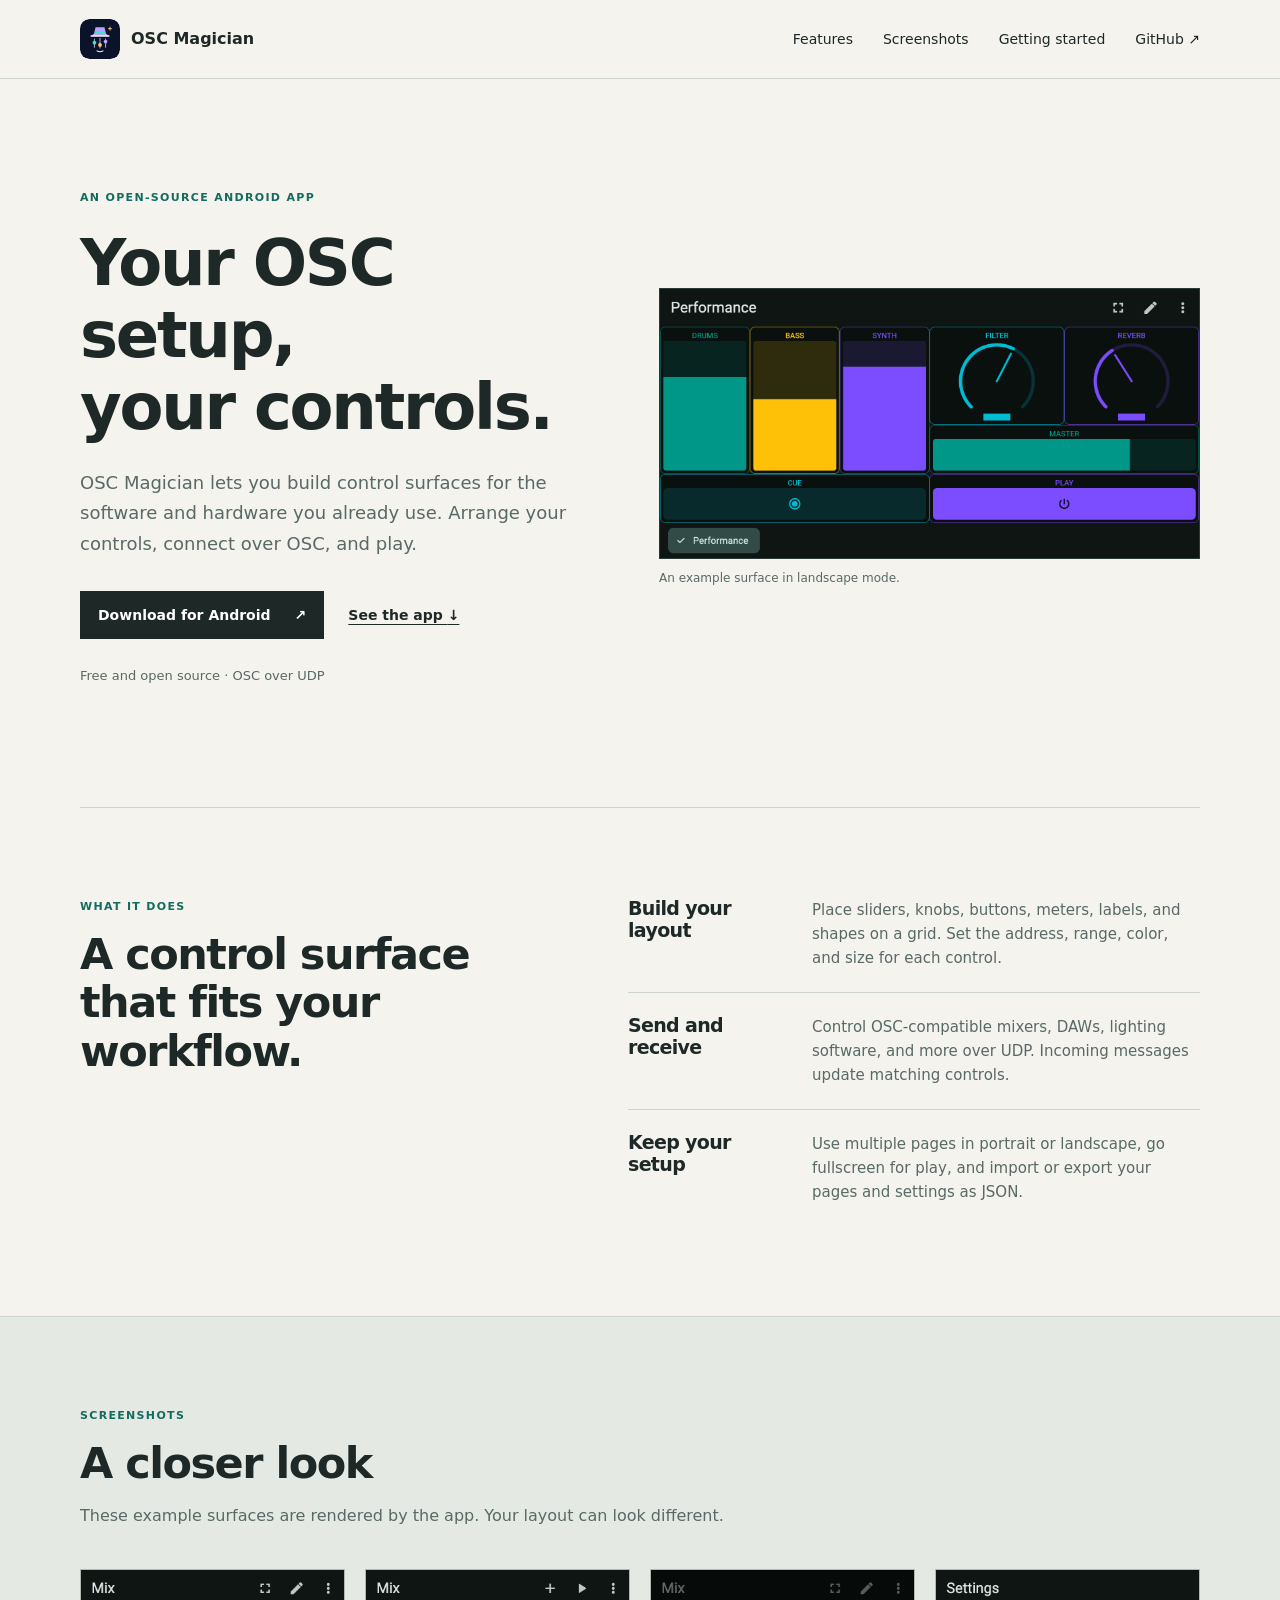
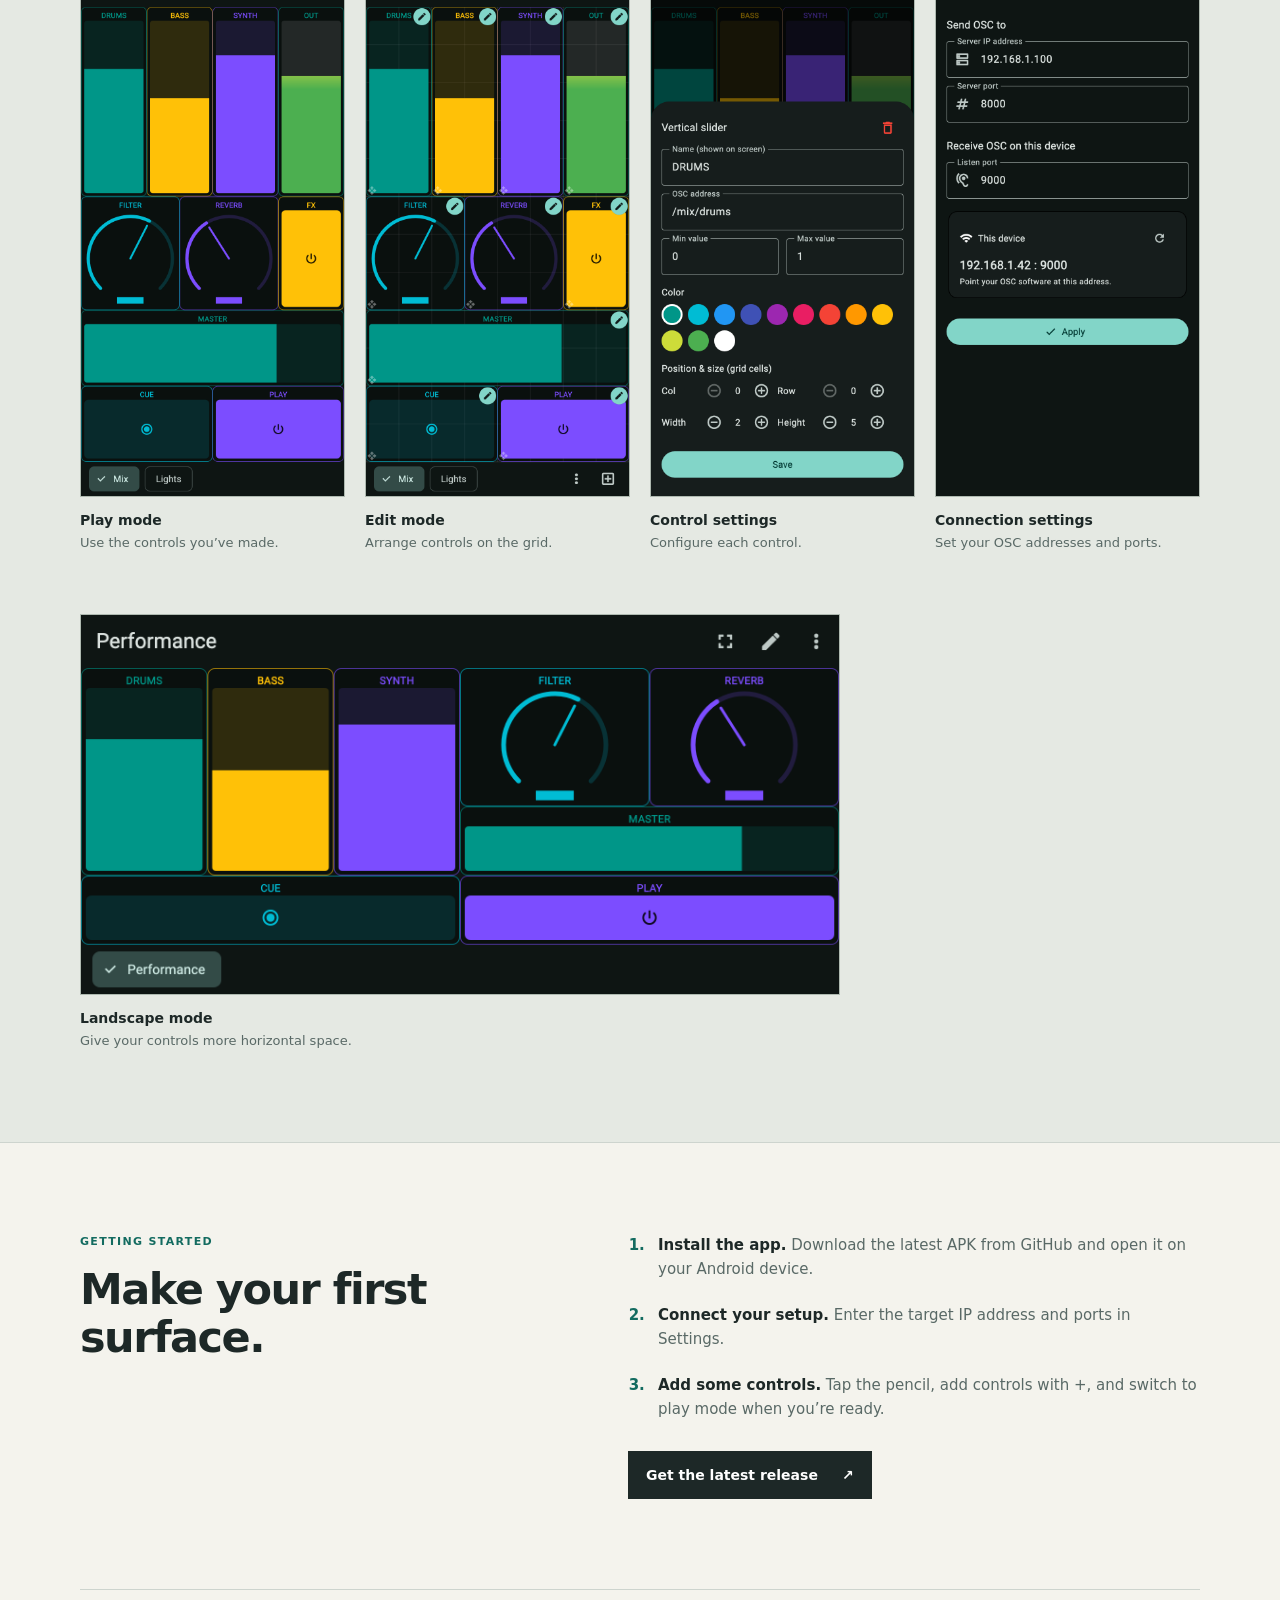
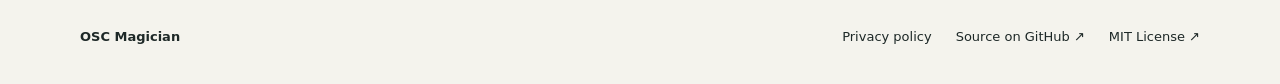
<file: website/index.html>
<!doctype html>
<html lang="en">
<head>
  <meta charset="utf-8">
  <meta name="viewport" content="width=device-width, initial-scale=1">
  <meta name="description" content="Build custom OSC control surfaces on Android with OSC Magician.">
  <meta name="theme-color" content="#f4f3ed">
  <title>OSC Magician — Custom OSC surfaces for Android</title>
  <link rel="icon" href="assets/logo.svg" type="image/svg+xml">
  <link rel="stylesheet" href="style.css">
  <script src="script.js" defer></script>
</head>
<body>
  <header class="site-header">
    <div class="wrap nav">
      <a class="brand" href="#top" aria-label="OSC Magician home">
        <img src="assets/logo.svg" alt="" width="40" height="40">
        <span>OSC Magician</span>
      </a>
      <button class="menu-toggle" type="button" aria-expanded="false" aria-controls="nav-links">Menu</button>
      <nav id="nav-links" aria-label="Main navigation">
        <a href="#features">Features</a>
        <a href="#screenshots">Screenshots</a>
        <a href="#getting-started">Getting started</a>
        <a href="https://github.com/johananvm/OSCMagician">GitHub ↗</a>
      </nav>
    </div>
  </header>

  <main id="top">
    <section class="hero wrap">
      <div class="hero-copy">
        <p class="kicker">AN OPEN-SOURCE ANDROID APP</p>
        <h1>Your OSC setup,<br>your controls.</h1>
        <p class="intro">OSC Magician lets you build control surfaces for the software and hardware you already use. Arrange your controls, connect over OSC, and play.</p>
        <div class="hero-actions">
          <a class="button" href="https://github.com/johananvm/OSCMagician/releases/latest">Download for Android <span aria-hidden="true">↗</span></a>
          <a class="text-link" href="#screenshots">See the app <span aria-hidden="true">↓</span></a>
        </div>
        <p class="hero-meta">Free and open source · OSC over UDP</p>
      </div>
      <figure class="hero-image">
        <img src="assets/landscape.png" alt="Example OSC Magician control surface in landscape mode">
        <figcaption>An example surface in landscape mode.</figcaption>
      </figure>
    </section>

    <section class="wrap section features" id="features">
      <div class="section-title">
        <p class="kicker">WHAT IT DOES</p>
        <h2>A control surface that fits your workflow.</h2>
      </div>
      <div class="feature-list">
        <article><h3>Build your layout</h3><p>Place sliders, knobs, buttons, meters, labels, and shapes on a grid. Set the address, range, color, and size for each control.</p></article>
        <article><h3>Send and receive</h3><p>Control OSC-compatible mixers, DAWs, lighting software, and more over UDP. Incoming messages update matching controls.</p></article>
        <article><h3>Keep your setup</h3><p>Use multiple pages in portrait or landscape, go fullscreen for play, and import or export your pages and settings as JSON.</p></article>
      </div>
    </section>

    <section class="screenshots section" id="screenshots">
      <div class="wrap">
        <div class="section-title">
          <p class="kicker">SCREENSHOTS</p>
          <h2>A closer look</h2>
          <p>These example surfaces are rendered by the app. Your layout can look different.</p>
        </div>
        <div class="gallery">
          <figure>
            <img src="assets/surface-play.png" alt="Example mixer surface in play mode with sliders, knobs, a meter and buttons" loading="lazy">
            <figcaption><strong>Play mode</strong><span>Use the controls you’ve made.</span></figcaption>
          </figure>
          <figure>
            <img src="assets/surface-edit.png" alt="Example mixer surface in edit mode with grid and editing controls" loading="lazy">
            <figcaption><strong>Edit mode</strong><span>Arrange controls on the grid.</span></figcaption>
          </figure>
          <figure>
            <img src="assets/control-settings.png" alt="Control editor showing a slider's OSC address, range, color, position and size" loading="lazy">
            <figcaption><strong>Control settings</strong><span>Configure each control.</span></figcaption>
          </figure>
          <figure>
            <img src="assets/settings.png" alt="OSC settings showing example server IP address, send port and listen port" loading="lazy">
            <figcaption><strong>Connection settings</strong><span>Set your OSC addresses and ports.</span></figcaption>
          </figure>
        </div>
        <figure class="landscape-shot">
          <img src="assets/landscape.png" alt="Example landscape control surface with sliders, knobs and buttons" loading="lazy">
          <figcaption><strong>Landscape mode</strong><span>Give your controls more horizontal space.</span></figcaption>
        </figure>
      </div>
    </section>

    <section class="wrap section getting-started" id="getting-started">
      <div class="section-title">
        <p class="kicker">GETTING STARTED</p>
        <h2>Make your first surface.</h2>
      </div>
      <ol class="steps">
        <li><strong>Install the app.</strong> Download the latest APK from GitHub and open it on your Android device.</li>
        <li><strong>Connect your setup.</strong> Enter the target IP address and ports in Settings.</li>
        <li><strong>Add some controls.</strong> Tap the pencil, add controls with +, and switch to play mode when you’re ready.</li>
      </ol>
      <a class="button" href="https://github.com/johananvm/OSCMagician/releases/latest">Get the latest release <span aria-hidden="true">↗</span></a>
    </section>
  </main>

  <footer class="wrap footer">
    <span>OSC Magician</span>
    <div><a href="privacy.html">Privacy policy</a><a href="https://github.com/johananvm/OSCMagician">Source on GitHub ↗</a><a href="https://github.com/johananvm/OSCMagician/blob/main/LICENSE">MIT License ↗</a></div>
  </footer>
</body>
</html>
</file>
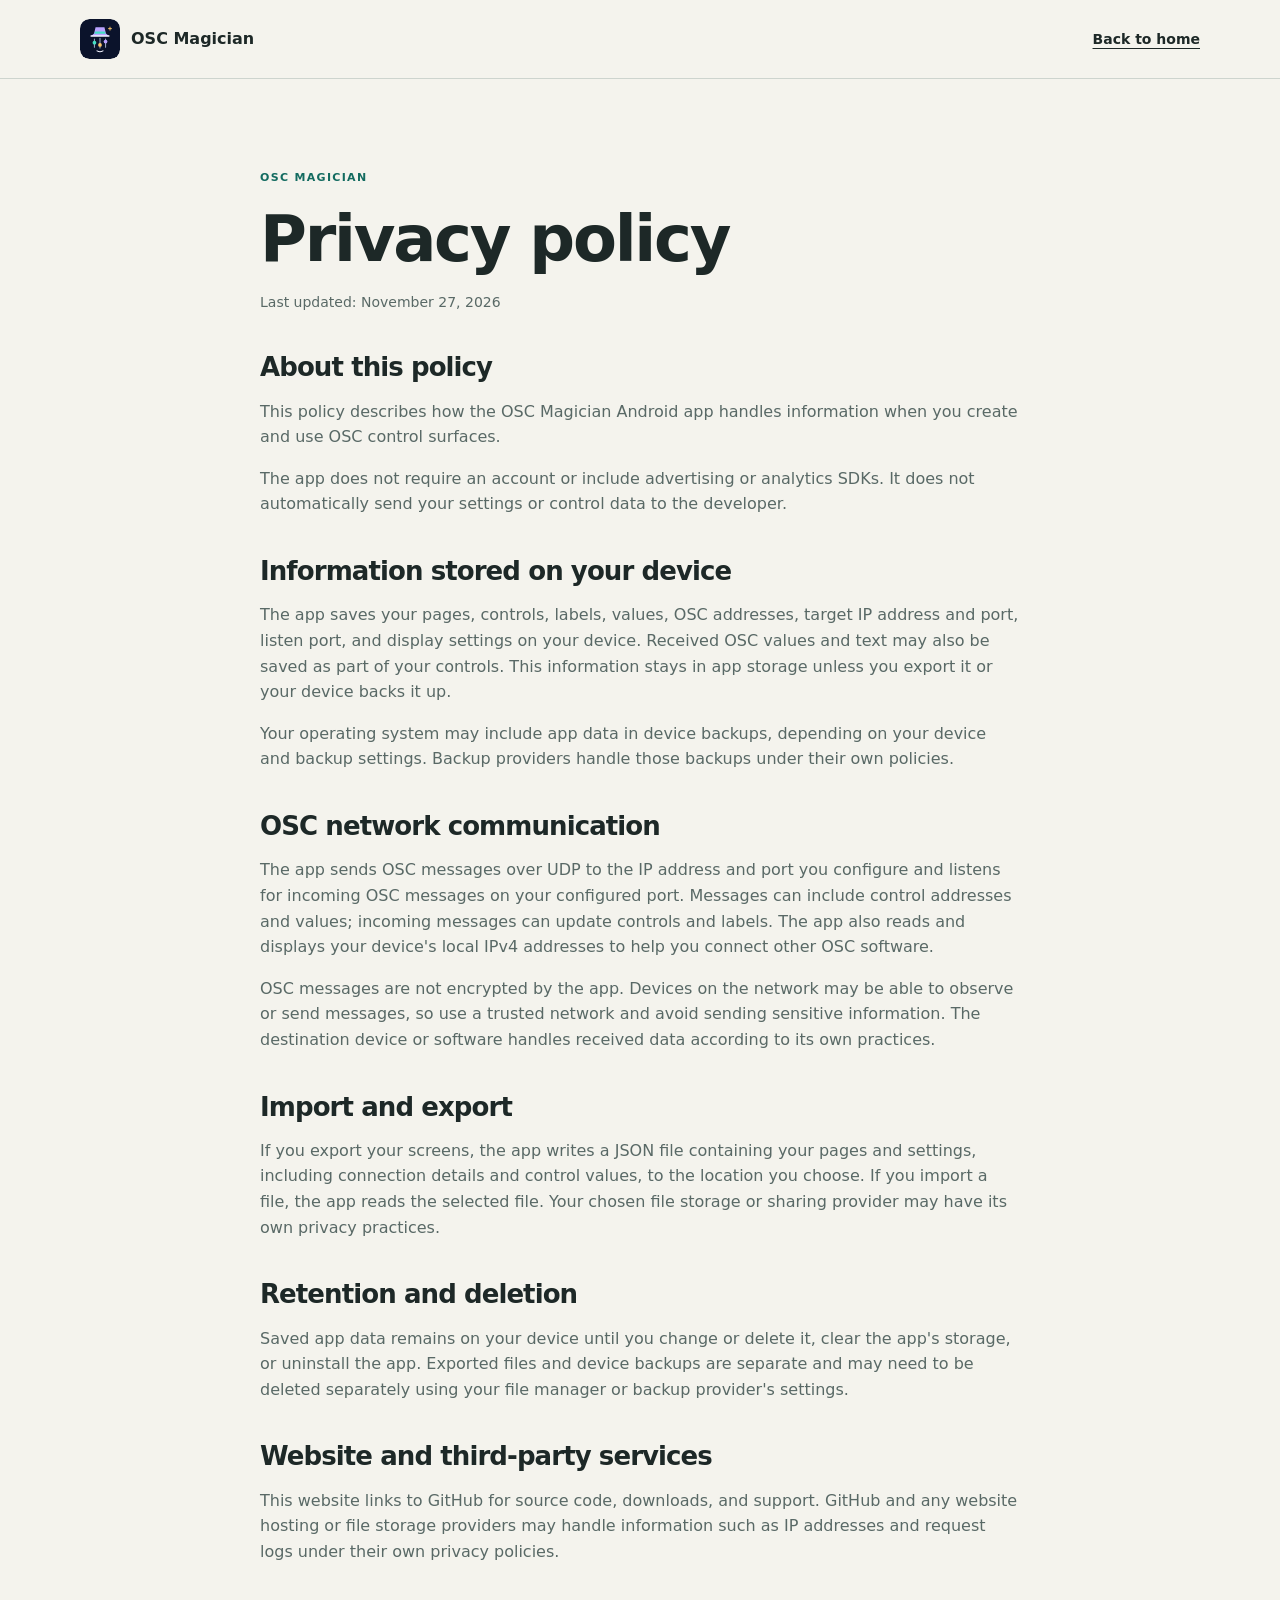
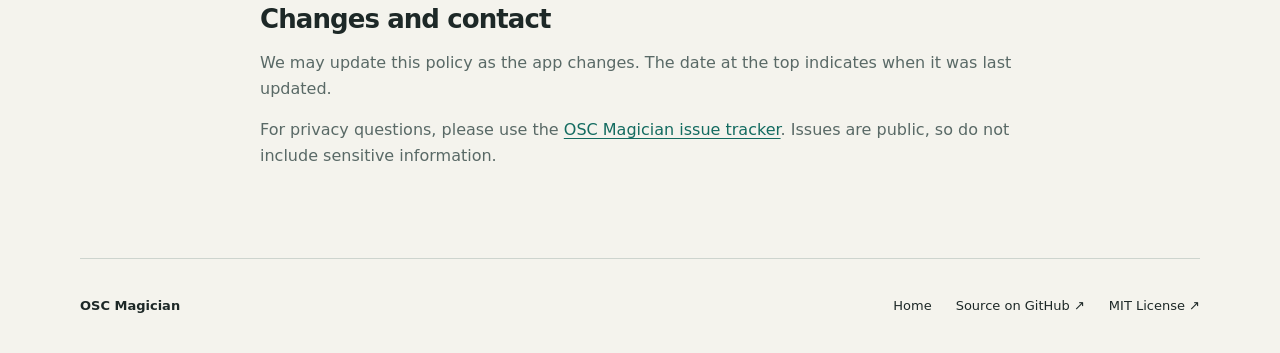
<file: website/privacy.html>
<!doctype html>
<html lang="en">
<head>
  <meta charset="utf-8">
  <meta name="viewport" content="width=device-width, initial-scale=1">
  <meta name="description" content="Privacy policy for the OSC Magician app.">
  <meta name="theme-color" content="#f4f3ed">
  <title>Privacy policy — OSC Magician</title>
  <link rel="icon" href="assets/logo.svg" type="image/svg+xml">
  <link rel="stylesheet" href="style.css">
</head>
<body>
  <header class="site-header">
    <div class="wrap nav">
      <a class="brand" href="index.html" aria-label="OSC Magician home">
        <img src="assets/logo.svg" alt="" width="40" height="40">
        <span>OSC Magician</span>
      </a>
      <a class="text-link" href="index.html">Back to home</a>
    </div>
  </header>

  <main class="wrap section policy">
    <p class="kicker">OSC MAGICIAN</p>
    <h1>Privacy policy</h1>
    <p class="updated">Last updated: November 27, 2026</p>

    <section>
      <h2>About this policy</h2>
      <p>This policy describes how the OSC Magician Android app handles information when you create and use OSC control surfaces.</p>
      <p>The app does not require an account or include advertising or analytics SDKs. It does not automatically send your settings or control data to the developer.</p>
    </section>

    <section>
      <h2>Information stored on your device</h2>
      <p>The app saves your pages, controls, labels, values, OSC addresses, target IP address and port, listen port, and display settings on your device. Received OSC values and text may also be saved as part of your controls. This information stays in app storage unless you export it or your device backs it up.</p>
      <p>Your operating system may include app data in device backups, depending on your device and backup settings. Backup providers handle those backups under their own policies.</p>
    </section>

    <section>
      <h2>OSC network communication</h2>
      <p>The app sends OSC messages over UDP to the IP address and port you configure and listens for incoming OSC messages on your configured port. Messages can include control addresses and values; incoming messages can update controls and labels. The app also reads and displays your device's local IPv4 addresses to help you connect other OSC software.</p>
      <p>OSC messages are not encrypted by the app. Devices on the network may be able to observe or send messages, so use a trusted network and avoid sending sensitive information. The destination device or software handles received data according to its own practices.</p>
    </section>

    <section>
      <h2>Import and export</h2>
      <p>If you export your screens, the app writes a JSON file containing your pages and settings, including connection details and control values, to the location you choose. If you import a file, the app reads the selected file. Your chosen file storage or sharing provider may have its own privacy practices.</p>
    </section>

    <section>
      <h2>Retention and deletion</h2>
      <p>Saved app data remains on your device until you change or delete it, clear the app's storage, or uninstall the app. Exported files and device backups are separate and may need to be deleted separately using your file manager or backup provider's settings.</p>
    </section>

    <section>
      <h2>Website and third-party services</h2>
      <p>This website links to GitHub for source code, downloads, and support. GitHub and any website hosting or file storage providers may handle information such as IP addresses and request logs under their own privacy policies.</p>
    </section>

    <section>
      <h2>Changes and contact</h2>
      <p>We may update this policy as the app changes. The date at the top indicates when it was last updated.</p>
      <p>For privacy questions, please use the <a href="https://github.com/johananvm/OSCMagician/issues">OSC Magician issue tracker</a>. Issues are public, so do not include sensitive information.</p>
    </section>
  </main>

  <footer class="wrap footer">
    <span>OSC Magician</span>
    <div><a href="index.html">Home</a><a href="https://github.com/johananvm/OSCMagician">Source on GitHub ↗</a><a href="https://github.com/johananvm/OSCMagician/blob/main/LICENSE">MIT License ↗</a></div>
  </footer>
</body>
</html>
</file>
<file: website/style.css>
:root {
  color-scheme: light;
  --paper: #f4f3ed;
  --ink: #1d2827;
  --muted: #596966;
  --accent: #136b60;
  --line: #cdd4ce;
}

* { box-sizing: border-box; }
html { scroll-behavior: smooth; }
body {
  margin: 0;
  background: var(--paper);
  color: var(--ink);
  font: 16px/1.6 system-ui, -apple-system, BlinkMacSystemFont, "Segoe UI", sans-serif;
}
a { color: inherit; }
img { display: block; max-width: 100%; }
button { font: inherit; }
.wrap { width: min(1120px, calc(100% - 48px)); margin-inline: auto; }
.site-header { border-bottom: 1px solid var(--line); }
.nav { min-height: 78px; display: flex; align-items: center; justify-content: space-between; gap: 24px; }
.brand { display: flex; align-items: center; gap: 11px; font-size: 16px; font-weight: 700; text-decoration: none; white-space: nowrap; }
.brand img { border-radius: 9px; }
nav { display: flex; align-items: center; gap: 30px; font-size: 14px; }
nav a, .footer a { text-decoration: none; }
nav a:hover, .footer a:hover, .text-link:hover { color: var(--accent); text-decoration: underline; }
.menu-toggle { display: none; }

h1, h2, h3, p, figure { margin: 0; }
h1, h2, h3 { line-height: 1.13; letter-spacing: -.035em; }
h1 { font-size: clamp(44px, 5vw, 65px); font-weight: 650; }
h2 { font-size: clamp(30px, 3.5vw, 43px); font-weight: 650; }
h3 { font-size: 19px; font-weight: 650; }
.kicker { color: var(--accent); font-size: 11px; font-weight: 750; letter-spacing: .12em; }
.hero { display: grid; grid-template-columns: 1fr 1.05fr; align-items: center; gap: 64px; padding-block: 110px 120px; }
.hero h1 { margin-top: 20px; }
.intro { max-width: 490px; margin-top: 24px; color: var(--muted); font-size: 18px; line-height: 1.7; }
.hero-actions { display: flex; align-items: center; flex-wrap: wrap; gap: 24px; margin-top: 32px; }
.button { display: inline-flex; align-items: center; gap: 24px; min-height: 48px; padding: 0 18px; background: var(--ink); color: white; font-size: 14px; font-weight: 650; text-decoration: none; }
.button:hover { background: var(--accent); }
.text-link { font-size: 14px; font-weight: 650; text-underline-offset: 4px; }
.hero-meta { margin-top: 27px; color: var(--muted); font-size: 13px; }
.hero-image img { border: 1px solid #293936; }
.hero-image figcaption { margin-top: 10px; color: var(--muted); font-size: 12px; }

.section { padding-block: 90px; }
.features { border-top: 1px solid var(--line); display: grid; grid-template-columns: .9fr 1.1fr; gap: 80px; }
.section-title h2 { margin-top: 14px; max-width: 540px; }
.section-title > p:last-child:not(.kicker) { margin-top: 16px; color: var(--muted); }
.feature-list article { display: grid; grid-template-columns: 160px 1fr; gap: 24px; padding: 22px 0; border-top: 1px solid var(--line); }
.feature-list article:first-child { padding-top: 0; border-top: 0; }
.feature-list p, .steps { color: var(--muted); font-size: 15px; }

.screenshots { background: #e5e9e3; border-block: 1px solid var(--line); }
.gallery { display: grid; grid-template-columns: repeat(4, minmax(0, 1fr)); gap: 20px; margin-top: 40px; }
.gallery img, .landscape-shot img { width: 100%; border: 1px solid #aeb9b0; background: #101715; }
figcaption { font-size: 13px; }
.gallery figcaption, .landscape-shot figcaption { display: flex; flex-direction: column; gap: 2px; margin-top: 12px; }
figcaption strong { font-size: 14px; }
figcaption span { color: var(--muted); }
.landscape-shot { max-width: 760px; margin-top: 60px; }

.getting-started { display: grid; grid-template-columns: .9fr 1.1fr; column-gap: 80px; }
.steps { margin: 0; padding-left: 22px; }
.steps li { padding: 0 0 22px 8px; }
.steps li::marker { color: var(--accent); font-weight: 700; }
.steps strong { color: var(--ink); }
.getting-started .button { grid-column: 2; justify-self: start; margin-top: 8px; }
.footer { min-height: 95px; display: flex; align-items: center; justify-content: space-between; gap: 24px; border-top: 1px solid var(--line); font-size: 13px; }
.footer > span { font-weight: 700; }
.footer > div { display: flex; flex-wrap: wrap; gap: 12px 24px; }
.policy { max-width: 760px; }
.policy h1 { margin-top: 16px; }
.policy .updated { margin-top: 16px; color: var(--muted); font-size: 14px; }
.policy section { margin-top: 40px; }
.policy h2 { font-size: 26px; }
.policy section p, .policy section ul { margin-top: 16px; color: var(--muted); }
.policy section a { color: var(--accent); text-underline-offset: 3px; }
:focus-visible { outline: 3px solid #168a78; outline-offset: 4px; }

@media (max-width: 800px) {
  .hero { gap: 35px; padding-block: 80px; }
  .features, .getting-started { gap: 40px; }
  .feature-list article { grid-template-columns: 1fr; gap: 8px; }
  .gallery { grid-template-columns: repeat(2, minmax(0, 1fr)); gap: 30px 20px; }
}
@media (max-width: 600px) {
  .wrap { width: calc(100% - 36px); }
  .nav { min-height: 68px; }
  .menu-toggle { display: block; padding: 6px 11px; border: 1px solid #8e9d96; background: transparent; color: var(--ink); }
  nav { display: none; position: absolute; z-index: 2; top: 61px; left: 18px; right: 18px; flex-direction: column; align-items: stretch; gap: 0; padding: 8px 14px; background: var(--paper); border: 1px solid var(--line); }
  nav.is-open { display: flex; }
  nav a { padding: 9px 0; }
  .hero { grid-template-columns: 1fr; gap: 48px; padding-block: 65px 70px; }
  .section { padding-block: 65px; }
  .features, .getting-started { grid-template-columns: 1fr; gap: 32px; }
  .getting-started .button { grid-column: 1; margin-top: 0; }
  .gallery { gap: 26px 12px; }
  .landscape-shot { margin-top: 40px; }
  .footer { padding-block: 24px; align-items: flex-start; flex-direction: column; gap: 10px; }
}
@media (prefers-reduced-motion: reduce) { html { scroll-behavior: auto; } }
</file>
